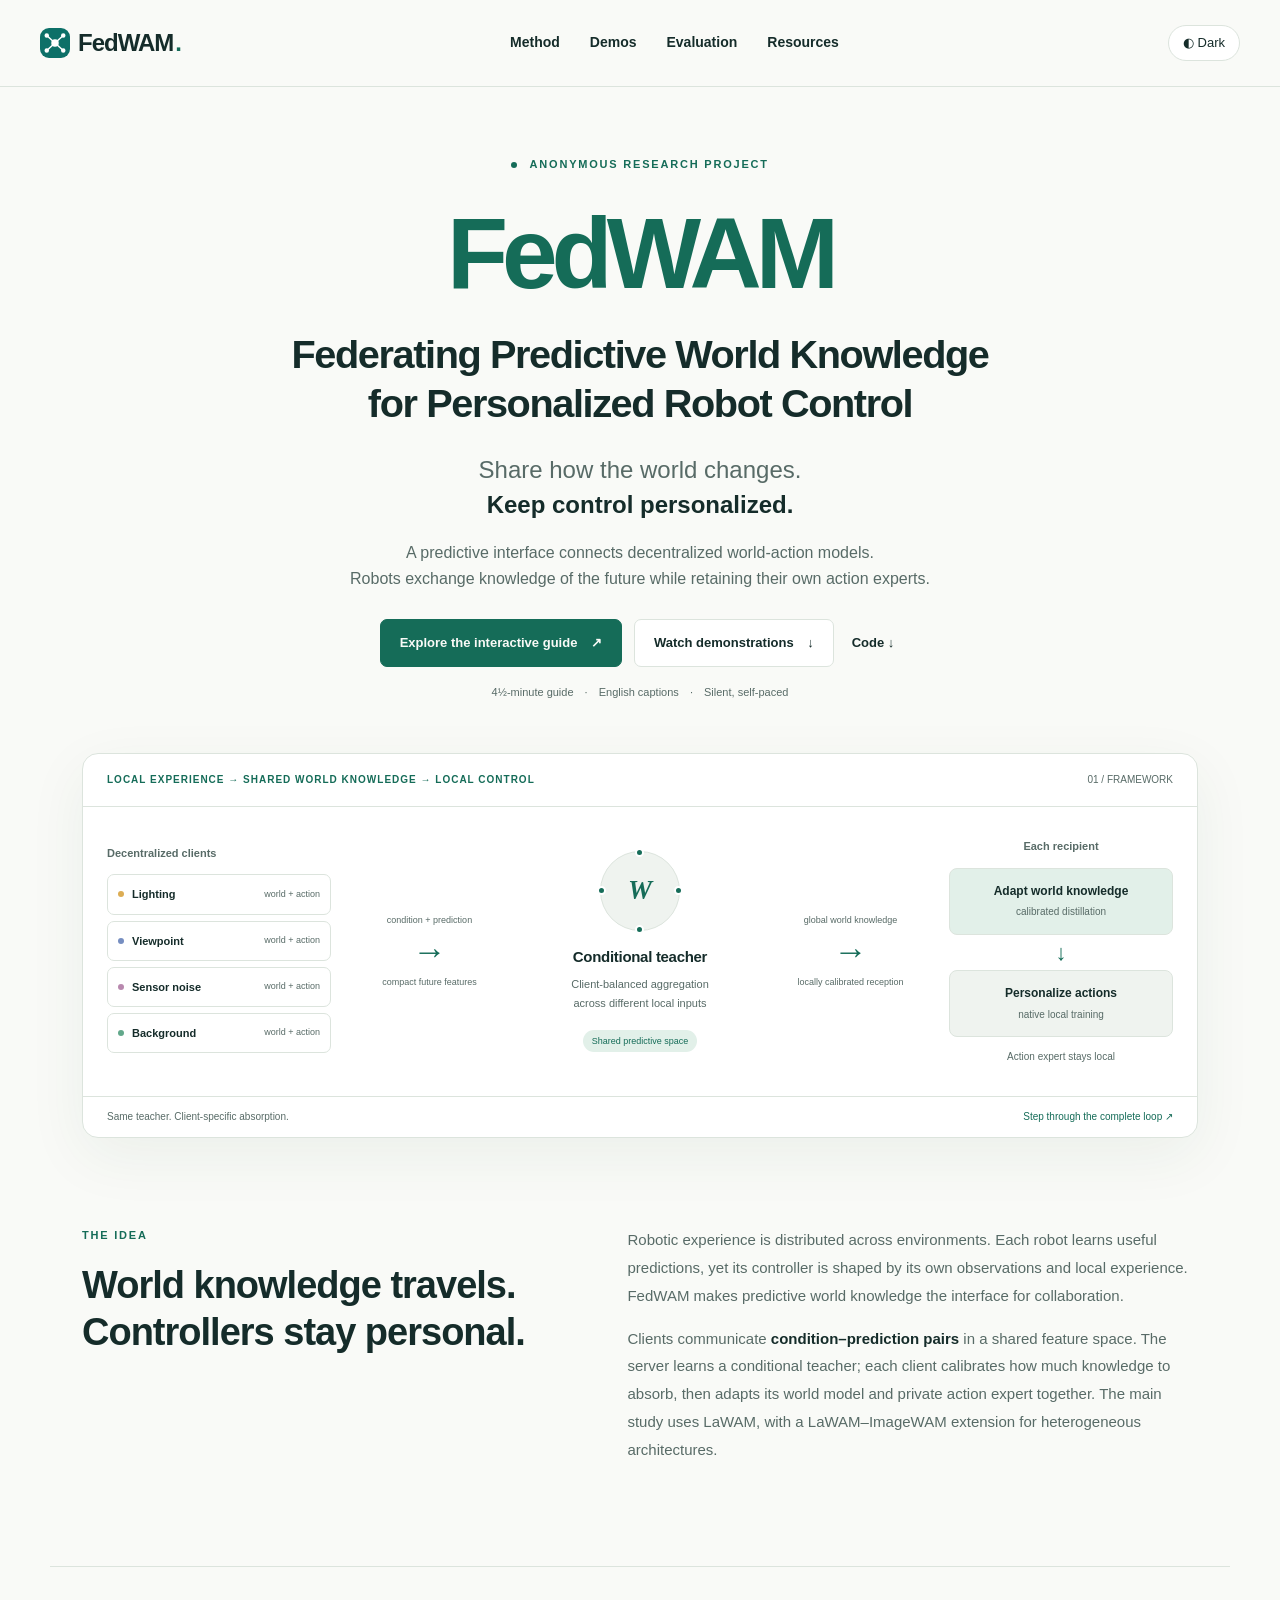
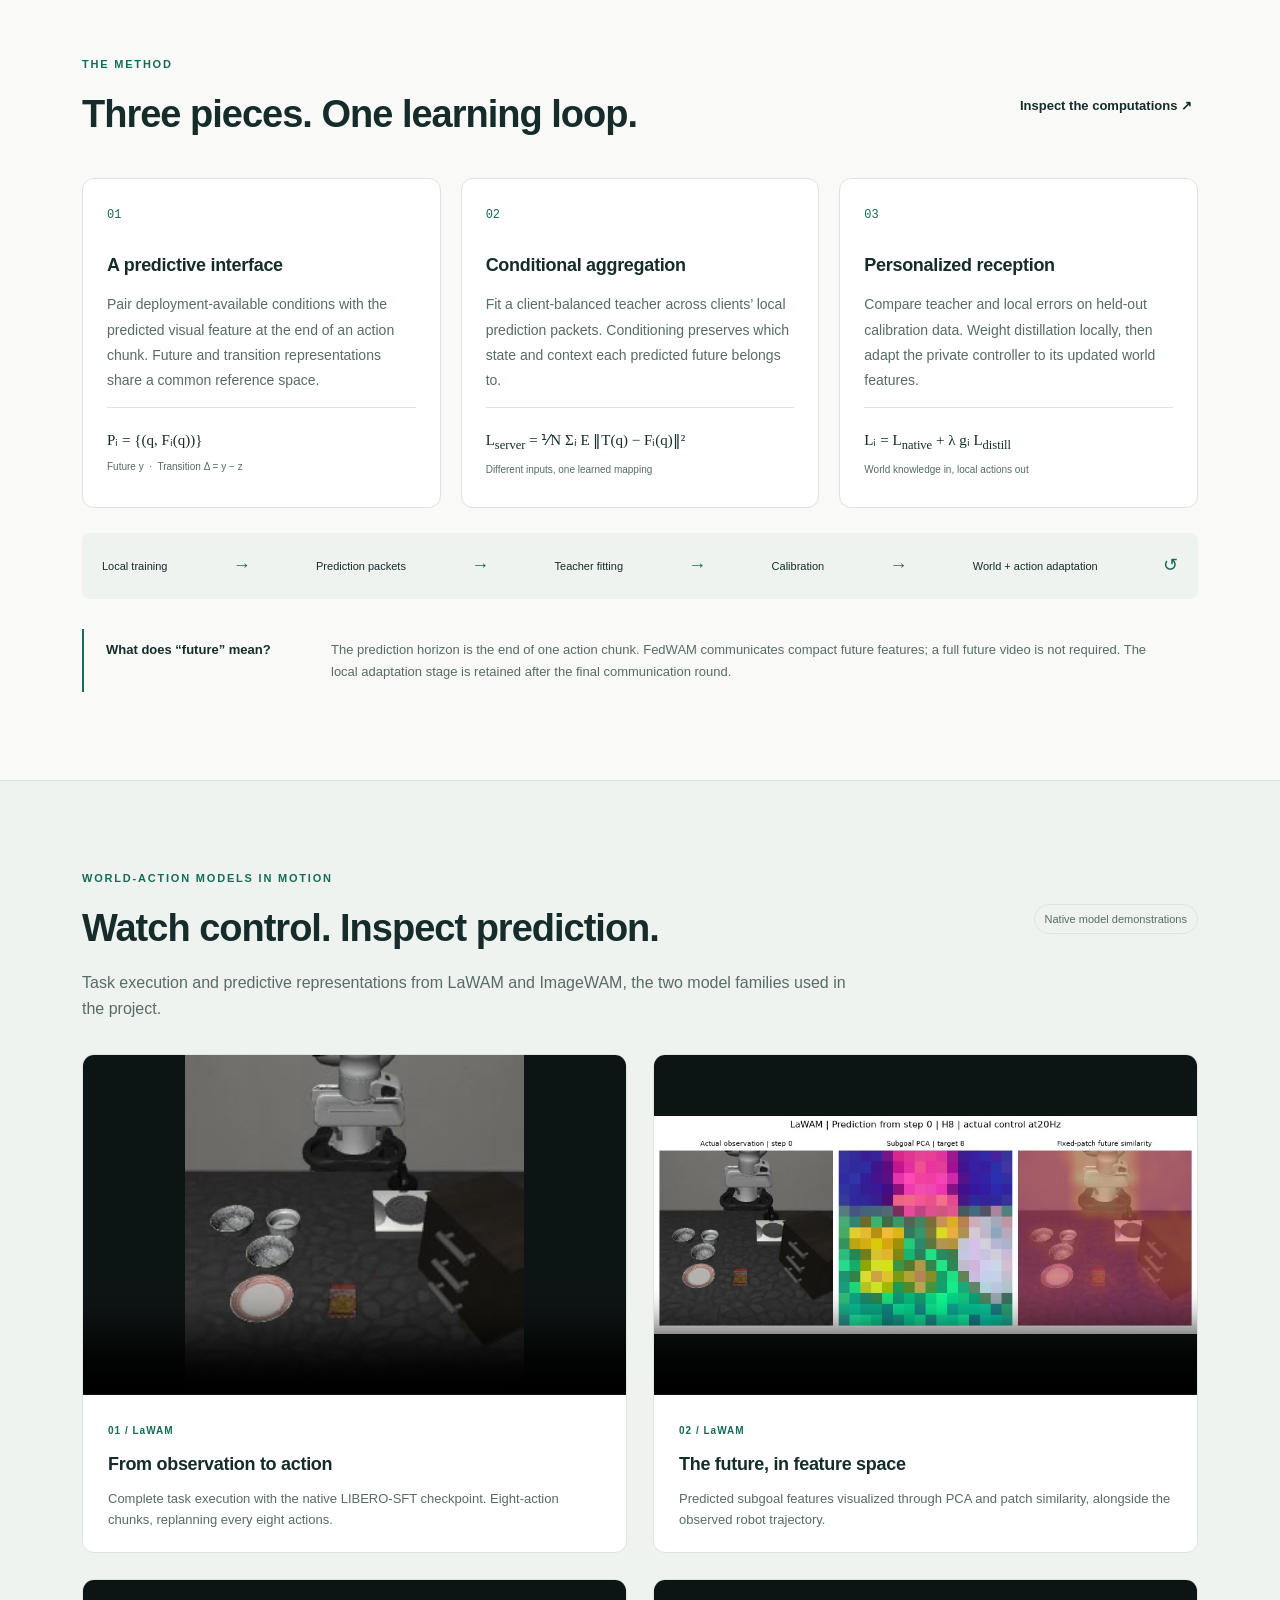
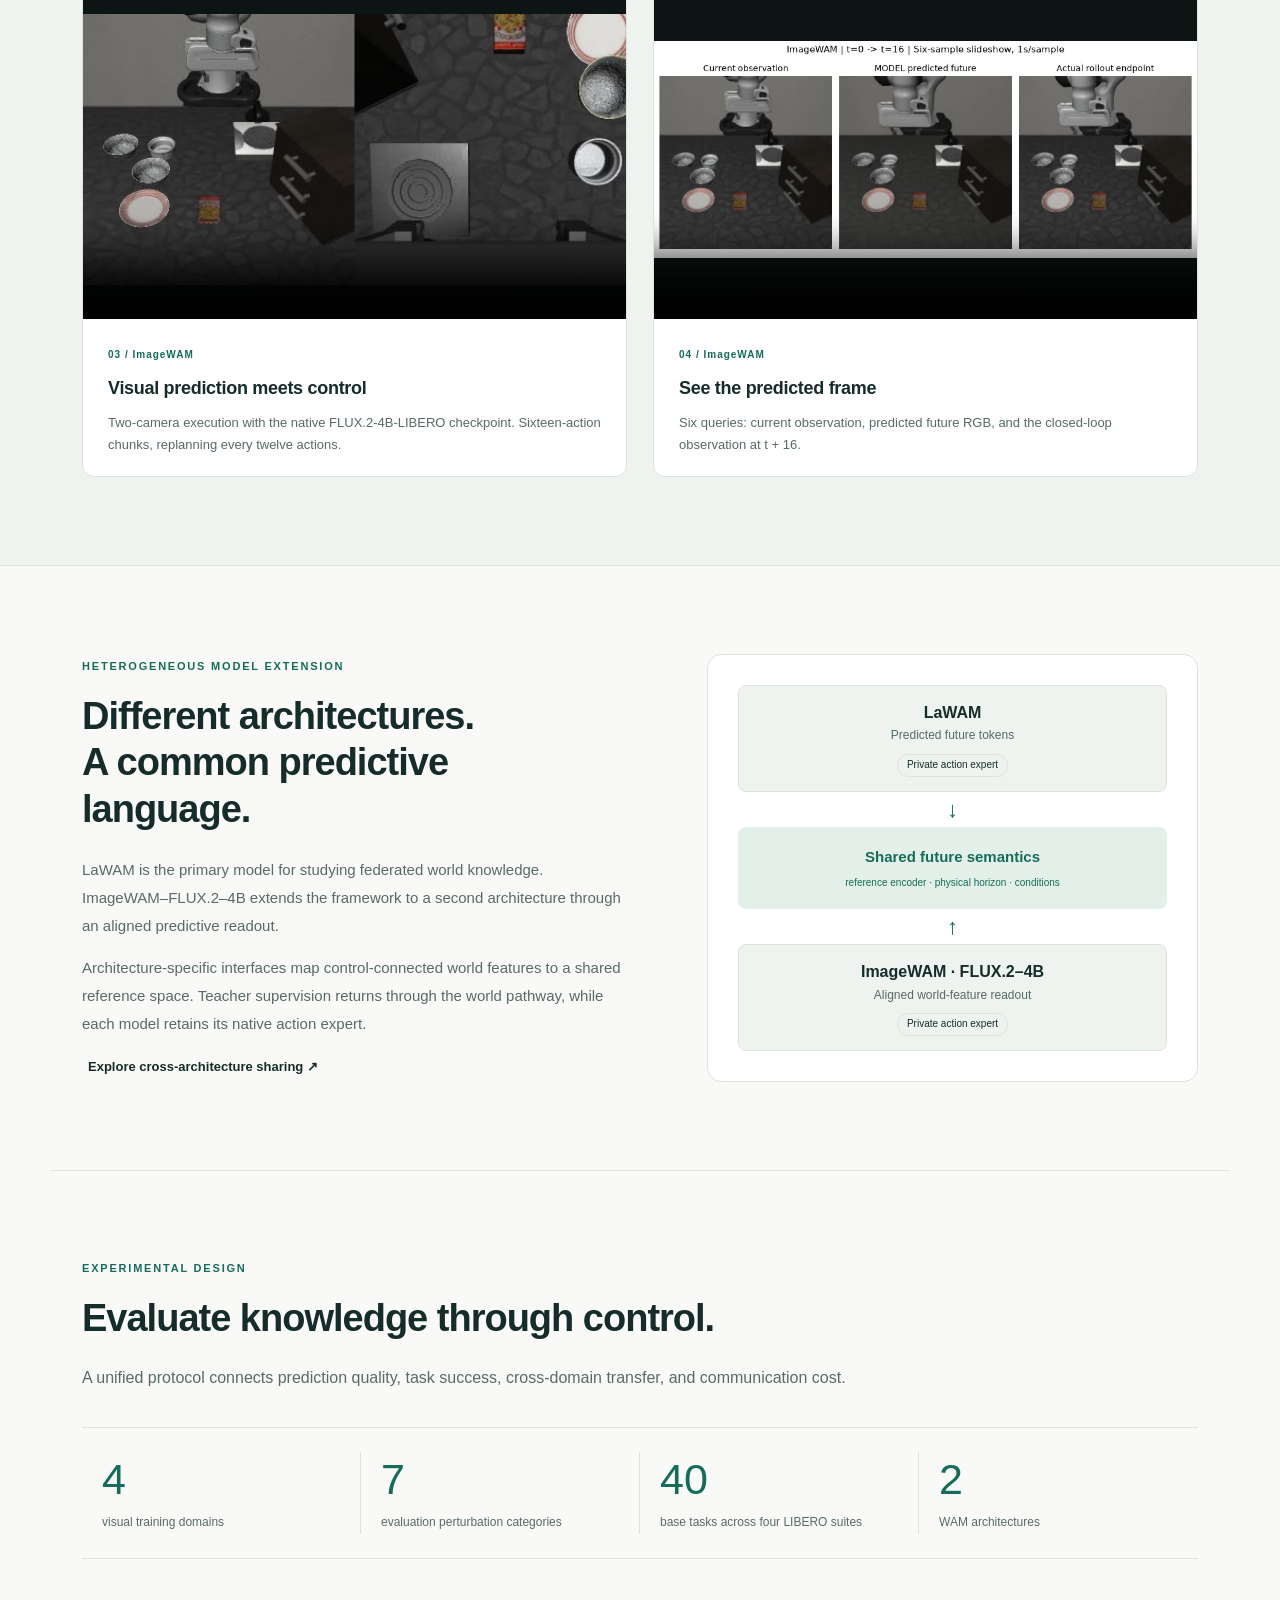
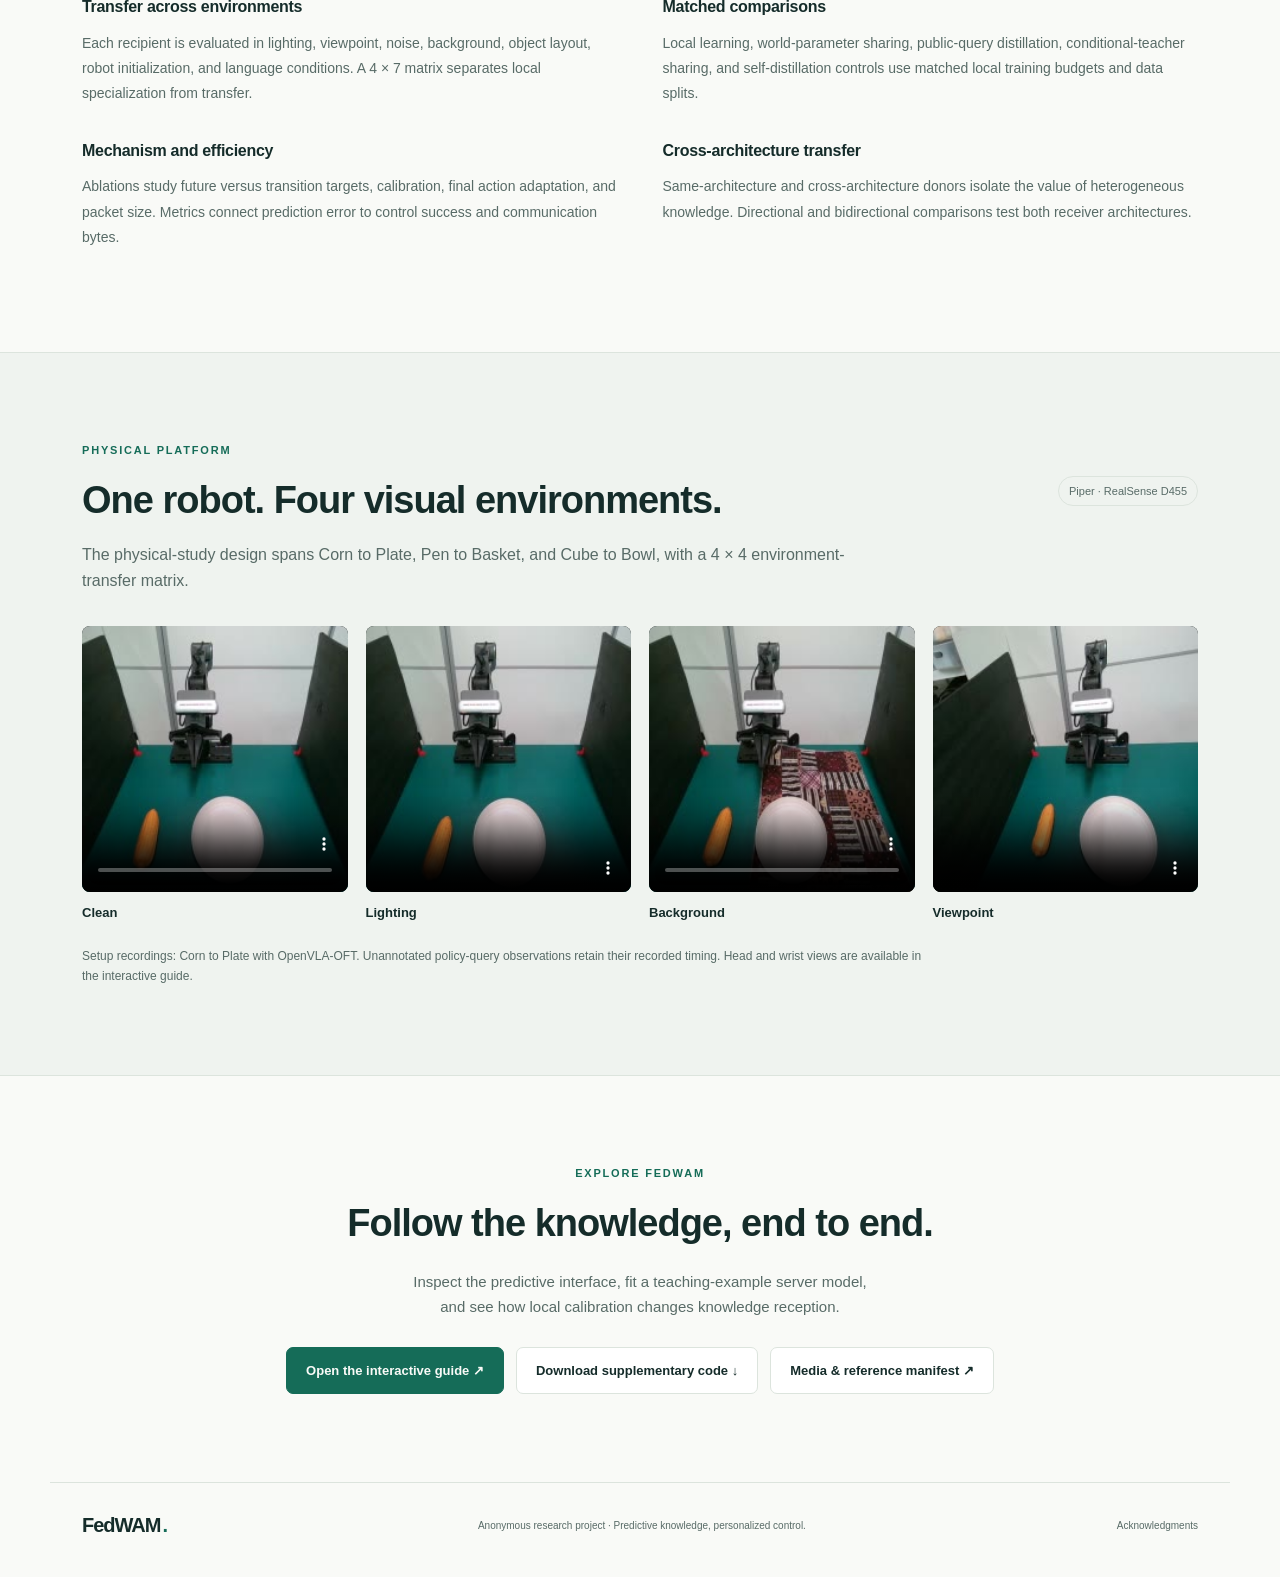
<file: index.html>
<!doctype html>
<html lang="en" data-theme="light">
<head>
<meta charset="utf-8"><meta name="viewport" content="width=device-width, initial-scale=1">
<title>FedWAM · Predictive Knowledge, Personalized Control</title>
<meta name="description" content="FedWAM: Federating Predictive World Knowledge for Personalized Robot Control. Explore the method, interactive guide, and world-action model demonstrations.">
<meta name="color-scheme" content="light dark"><meta property="og:title" content="FedWAM: Federating Predictive World Knowledge"><meta property="og:description" content="A predictive interface for decentralized world-action models and personalized robot control."><meta property="og:type" content="website">
<link rel="icon" href="explainer/assets/icon.svg" type="image/svg+xml"><link rel="stylesheet" href="site.css">
<script>try{document.documentElement.dataset.theme=localStorage.getItem('fedwam-theme')==='dark'?'dark':'light'}catch(e){}</script><script defer src="site.js"></script>
</head>
<body>
<a class="skip" href="#main">Skip to content</a>
<header class="nav"><a class="wordmark" href="./"><img src="explainer/assets/icon.svg" alt="" width="30" height="30">FedWAM<span>.</span></a><nav aria-label="Main navigation"><a href="#method">Method</a><a href="#demonstrations">Demos</a><a href="#evaluation">Evaluation</a><a href="#resources">Resources</a></nav><button id="theme" aria-label="Switch to dark theme">◐ <span>Dark</span></button></header>
<main id="main">
<section class="hero wrap">
<p class="eyebrow"><span class="status-dot"></span> ANONYMOUS RESEARCH PROJECT</p>
<h1><span>FedWAM</span><br>Federating Predictive World Knowledge<br class="wide"> for Personalized Robot Control</h1>
<p class="hero-lead">Share how the world changes.<br><strong>Keep control personalized.</strong></p>
<p class="hero-description">A predictive interface connects decentralized world-action models.<br class="wide"> Robots exchange knowledge of the future while retaining their own action experts.</p>
<div class="actions"><a class="button primary" href="explainer/">Explore the interactive guide <span>↗</span></a><a class="button" href="#demonstrations">Watch demonstrations <span>↓</span></a><a class="text-link" href="assets/downloads/FedWAM_anonymous_code.zip" download>Code ↓</a></div>
<p class="meta">4½-minute guide <span>·</span> English captions <span>·</span> Silent, self-paced</p>
<div class="overview" aria-label="FedWAM method overview">
<div class="overview-head"><span class="eyebrow">LOCAL EXPERIENCE → SHARED WORLD KNOWLEDGE → LOCAL CONTROL</span><span class="tiny">01 / FRAMEWORK</span></div>
<div class="flow">
<div class="client-stack"><div class="flow-caption">Decentralized clients</div><div class="client"><i class="light"></i><span>Lighting</span><small>world + action</small></div><div class="client"><i class="view"></i><span>Viewpoint</span><small>world + action</small></div><div class="client"><i class="noise"></i><span>Sensor noise</span><small>world + action</small></div><div class="client"><i class="background"></i><span>Background</span><small>world + action</small></div></div>
<div class="flow-arrow"><span>condition + prediction</span><b aria-hidden="true">→</b><small>compact future features</small></div>
<div class="teacher"><div class="orbit" aria-hidden="true"><i></i><i></i><i></i><i></i><strong>W</strong></div><h3>Conditional teacher</h3><p>Client-balanced aggregation<br>across different local inputs</p><span class="pill">Shared predictive space</span></div>
<div class="flow-arrow"><span>global world knowledge</span><b aria-hidden="true">→</b><small>locally calibrated reception</small></div>
<div class="recipient"><span class="flow-caption">Each recipient</span><div class="world-box">Adapt world knowledge<span>calibrated distillation</span></div><span class="vertical-arrow" aria-hidden="true">↓</span><div class="action-box">Personalize actions<span>native local training</span></div><p>Action expert stays local</p></div>
</div><div class="overview-foot"><span>Same teacher. Client-specific absorption.</span><a href="explainer/">Step through the complete loop ↗</a></div>
</div>
</section>
<section class="wrap intro section"><div><p class="eyebrow">THE IDEA</p><h2>World knowledge travels.<br>Controllers stay personal.</h2></div><div><p>Robotic experience is distributed across environments. Each robot learns useful predictions, yet its controller is shaped by its own observations and local experience. FedWAM makes predictive world knowledge the interface for collaboration.</p><p>Clients communicate <strong>condition–prediction pairs</strong> in a shared feature space. The server learns a conditional teacher; each client calibrates how much knowledge to absorb, then adapts its world model and private action expert together. The main study uses LaWAM, with a LaWAM–ImageWAM extension for heterogeneous architectures.</p></div></section>
<section id="method" class="wrap section"><div class="section-title"><div><p class="eyebrow">THE METHOD</p><h2>Three pieces. One learning loop.</h2></div><a class="text-link" href="explainer/">Inspect the computations ↗</a></div>
<div class="cards"><article><span class="number">01</span><h3>A predictive interface</h3><p>Pair deployment-available conditions with the predicted visual feature at the end of an action chunk. Future and transition representations share a common reference space.</p><div class="equation">Pᵢ = {(q, Fᵢ(q))}<br><small>Future y &nbsp;·&nbsp; Transition Δ = y − z</small></div></article><article><span class="number">02</span><h3>Conditional aggregation</h3><p>Fit a client-balanced teacher across clients’ local prediction packets. Conditioning preserves which state and context each predicted future belongs to.</p><div class="equation">L<sub>server</sub> = ⅟N Σᵢ E ‖T(q) − Fᵢ(q)‖²<br><small>Different inputs, one learned mapping</small></div></article><article><span class="number">03</span><h3>Personalized reception</h3><p>Compare teacher and local errors on held-out calibration data. Weight distillation locally, then adapt the private controller to its updated world features.</p><div class="equation">Lᵢ = L<sub>native</sub> + λ gᵢ L<sub>distill</sub><br><small>World knowledge in, local actions out</small></div></article></div>
<div class="cycle"><span>Local training</span><b>→</b><span>Prediction packets</span><b>→</b><span>Teacher fitting</span><b>→</b><span>Calibration</span><b>→</b><span>World + action adaptation</span><b>↺</b></div>
<div class="note"><strong>What does “future” mean?</strong><p>The prediction horizon is the end of one action chunk. FedWAM communicates compact future features; a full future video is not required. The local adaptation stage is retained after the final communication round.</p></div></section>
<section id="demonstrations" class="media-section"><div class="wrap section"><div class="section-title"><div><p class="eyebrow">WORLD-ACTION MODELS IN MOTION</p><h2>Watch control. Inspect prediction.</h2></div><span class="tag">Native model demonstrations</span></div><p class="section-lead">Task execution and predictive representations from LaWAM and ImageWAM, the two model families used in the project.</p>
<div class="media-grid">
<figure><video controls muted playsinline preload="none" poster="explainer/assets/poster-0.jpg" src="explainer/assets/01_lawam_native_rollout.mp4" aria-label="LaWAM native task execution"></video><figcaption><span>01 / LaWAM</span><h3>From observation to action</h3><p>Complete task execution with the native LIBERO-SFT checkpoint. Eight-action chunks, replanning every eight actions.</p></figcaption></figure>
<figure><video controls muted playsinline preload="none" poster="explainer/assets/poster-1.jpg" src="explainer/assets/02_lawam_latent_overlay.mp4" aria-label="LaWAM predicted latent visualization"></video><figcaption><span>02 / LaWAM</span><h3>The future, in feature space</h3><p>Predicted subgoal features visualized through PCA and patch similarity, alongside the observed robot trajectory.</p></figcaption></figure>
<figure><video controls muted playsinline preload="none" poster="explainer/assets/poster-2.jpg" src="explainer/assets/03_imagewam_native_rollout.mp4" aria-label="ImageWAM native task execution"></video><figcaption><span>03 / ImageWAM</span><h3>Visual prediction meets control</h3><p>Two-camera execution with the native FLUX.2-4B-LIBERO checkpoint. Sixteen-action chunks, replanning every twelve actions.</p></figcaption></figure>
<figure><video controls muted playsinline preload="none" poster="explainer/assets/poster-3.jpg" src="explainer/assets/04_imagewam_future_predictions.mp4" aria-label="ImageWAM future image predictions"></video><figcaption><span>04 / ImageWAM</span><h3>See the predicted frame</h3><p>Six queries: current observation, predicted future RGB, and the closed-loop observation at t + 16.</p></figcaption></figure>
</div></div></section>
<section class="wrap section hetero"><div><p class="eyebrow">HETEROGENEOUS MODEL EXTENSION</p><h2>Different architectures.<br>A common predictive language.</h2><p>LaWAM is the primary model for studying federated world knowledge. ImageWAM–FLUX.2–4B extends the framework to a second architecture through an aligned predictive readout.</p><p>Architecture-specific interfaces map control-connected world features to a shared reference space. Teacher supervision returns through the world pathway, while each model retains its native action expert.</p><a href="explainer/" class="text-link">Explore cross-architecture sharing ↗</a></div><div class="hetero-diagram"><div class="arch"><strong>LaWAM</strong><span>Predicted future tokens</span><small>Private action expert</small></div><span class="vertical-arrow">↓</span><div class="shared-space">Shared future semantics<small>reference encoder · physical horizon · conditions</small></div><span class="vertical-arrow">↑</span><div class="arch"><strong>ImageWAM · FLUX.2–4B</strong><span>Aligned world-feature readout</span><small>Private action expert</small></div></div></section>
<section id="evaluation" class="wrap section"><p class="eyebrow">EXPERIMENTAL DESIGN</p><h2>Evaluate knowledge through control.</h2><p class="section-lead">A unified protocol connects prediction quality, task success, cross-domain transfer, and communication cost.</p><div class="stats"><div><strong>4</strong><span>visual training domains</span></div><div><strong>7</strong><span>evaluation perturbation categories</span></div><div><strong>40</strong><span>base tasks across four LIBERO suites</span></div><div><strong>2</strong><span>WAM architectures</span></div></div>
<div class="evaluation-grid"><article><h3>Transfer across environments</h3><p>Each recipient is evaluated in lighting, viewpoint, noise, background, object layout, robot initialization, and language conditions. A 4 × 7 matrix separates local specialization from transfer.</p></article><article><h3>Matched comparisons</h3><p>Local learning, world-parameter sharing, public-query distillation, conditional-teacher sharing, and self-distillation controls use matched local training budgets and data splits.</p></article><article><h3>Mechanism and efficiency</h3><p>Ablations study future versus transition targets, calibration, final action adaptation, and packet size. Metrics connect prediction error to control success and communication bytes.</p></article><article><h3>Cross-architecture transfer</h3><p>Same-architecture and cross-architecture donors isolate the value of heterogeneous knowledge. Directional and bidirectional comparisons test both receiver architectures.</p></article></div>
</section>
<section class="media-section"><div class="wrap section"><div class="section-title"><div><p class="eyebrow">PHYSICAL PLATFORM</p><h2>One robot. Four visual environments.</h2></div><span class="tag">Piper · RealSense D455</span></div><p class="section-lead">The physical-study design spans Corn to Plate, Pen to Basket, and Cube to Bowl, with a 4 × 4 environment-transfer matrix.</p><div class="physical-grid">
<figure><video controls muted playsinline preload="none" poster="explainer/assets/physical/clean_head.jpg" src="explainer/assets/physical/clean_head.mp4" aria-label="Piper clean setup recording"></video><figcaption>Clean</figcaption></figure>
<figure><video controls muted playsinline preload="none" poster="explainer/assets/physical/lighting_head.jpg" src="explainer/assets/physical/lighting_head.mp4" aria-label="Piper lighting setup recording"></video><figcaption>Lighting</figcaption></figure>
<figure><video controls muted playsinline preload="none" poster="explainer/assets/physical/background_head.jpg" src="explainer/assets/physical/background_head.mp4" aria-label="Piper background setup recording"></video><figcaption>Background</figcaption></figure>
<figure><video controls muted playsinline preload="none" poster="explainer/assets/physical/viewpoint_head.jpg" src="explainer/assets/physical/viewpoint_head.mp4" aria-label="Piper viewpoint setup recording"></video><figcaption>Viewpoint</figcaption></figure>
</div><p class="media-caption">Setup recordings: Corn to Plate with OpenVLA-OFT. Unannotated policy-query observations retain their recorded timing. Head and wrist views are available in the interactive guide.</p></div></section>
<section id="resources" class="wrap section resources"><p class="eyebrow">EXPLORE FEDWAM</p><h2>Follow the knowledge, end to end.</h2><p>Inspect the predictive interface, fit a teaching-example server model,<br class="wide"> and see how local calibration changes knowledge reception.</p><div class="actions"><a class="button primary" href="explainer/">Open the interactive guide ↗</a><a class="button" href="assets/downloads/FedWAM_anonymous_code.zip" download>Download supplementary code ↓</a><a class="button" href="explainer/assets/evidence.json">Media & reference manifest ↗</a></div></section>
</main><footer class="wrap footer"><a class="wordmark" href="./">FedWAM<span>.</span></a><p>Anonymous research project · Predictive knowledge, personalized control.</p><a href="ACKNOWLEDGMENTS.md">Acknowledgments</a></footer>
</body></html>
</file>
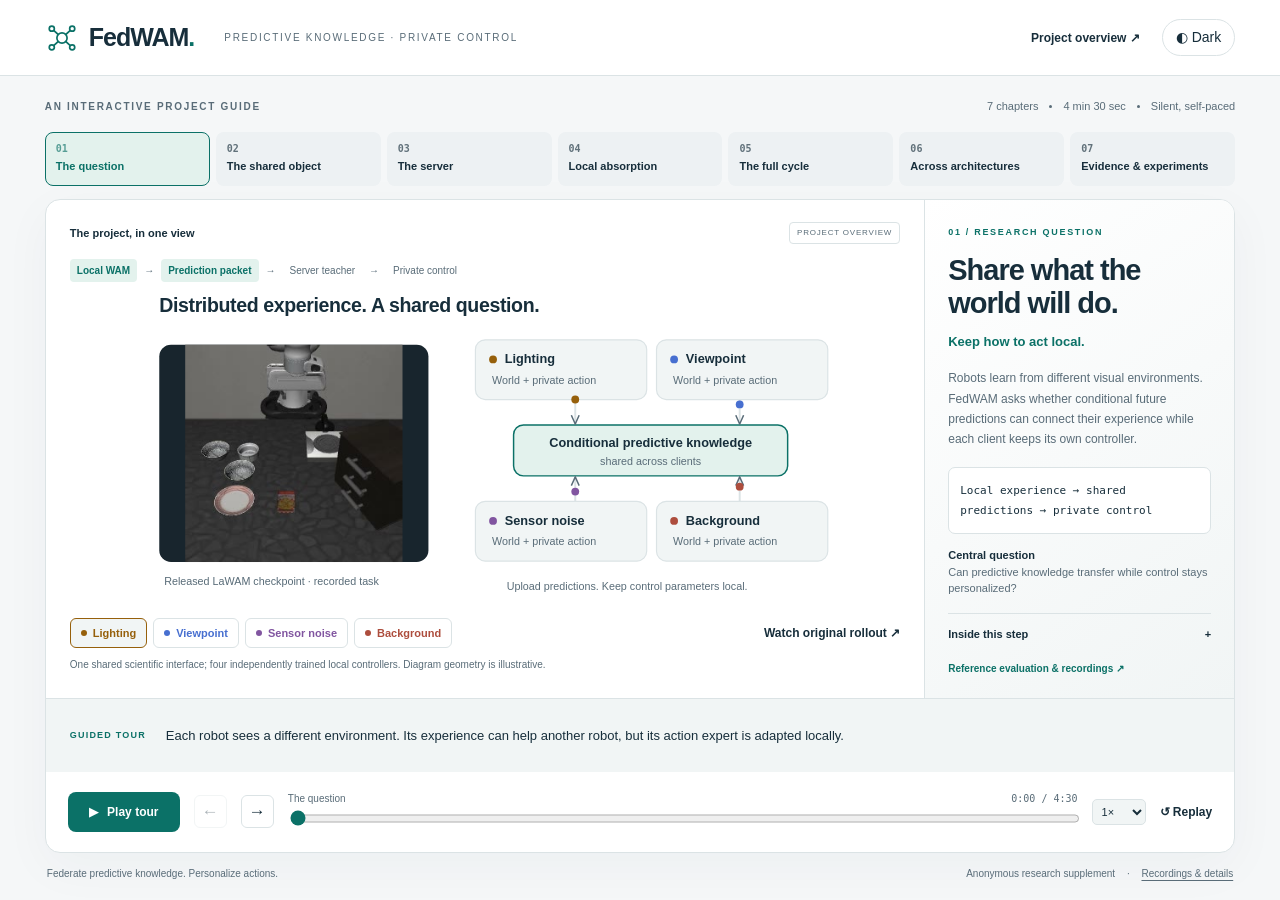
<file: explainer/index.html>
<!doctype html>
<html lang="en" data-theme="light">
<head>
<meta charset="utf-8"><meta name="viewport" content="width=device-width,initial-scale=1">
<meta name="description" content="An interactive explanation of FedWAM: federating conditional predictive world knowledge for personalized robot control.">
<meta name="color-scheme" content="light dark"><title>Inside FedWAM · An interactive project guide</title>
<link rel="icon" href="assets/icon.svg" type="image/svg+xml"><link rel="stylesheet" href="style.css">
<script>try{document.documentElement.dataset.theme=localStorage.getItem('fedwam-theme')==='dark'?'dark':'light'}catch(e){}</script>
<script defer src="model.js"></script><script defer src="data.js"></script><script defer src="scenes.js"></script><script defer src="app.js"></script>
</head>
<body>
<a class="skip" href="#stage">Skip to interactive explanation</a>
<header class="topbar"><a class="brand" href="../" aria-label="FedWAM home"><svg viewBox="0 0 40 40" aria-hidden="true"><path d="M8 9L20 20 32 9M8 31L20 20 32 31"/><circle cx="20" cy="20" r="6"/><circle cx="8" cy="9" r="3"/><circle cx="32" cy="9" r="3"/><circle cx="8" cy="31" r="3"/><circle cx="32" cy="31" r="3"/></svg><strong>FedWAM<span class="brand-dot">.</span></strong></a><div class="top-subtitle">PREDICTIVE KNOWLEDGE · PRIVATE CONTROL</div><div class="top-actions"><button class="text-button" id="project-details">Project overview ↗</button><button id="theme" class="theme-button" aria-label="Switch to dark theme">◐ <span>Dark</span></button></div></header>
<main class="shell">
<div class="intro-line"><span class="eyebrow">AN INTERACTIVE PROJECT GUIDE</span><span class="tour-meta">7 chapters <i></i> 4 min 30 sec <i></i> Silent, self-paced</span></div>
<nav id="chapters" class="chapters" aria-label="Project chapters"></nav>
<section class="workbench" aria-label="FedWAM interactive explanation">
<div class="workspace">
<div class="stage-area">
 <div class="stage-top"><span id="stage-context"></span><span id="badge" class="badge"></span></div>
 <nav class="architecture" aria-label="Method locator"><button data-locate="1">Local WAM</button><span>→</span><button data-locate="1">Prediction packet</button><span>→</span><button data-locate="2">Server teacher</button><span>→</span><button data-locate="3">Private control</button></nav>
 <div id="stage" class="stage" tabindex="-1"></div>
 <div id="scene-controls" class="scene-controls" aria-label="Explore this chapter"></div>
 <p id="scene-note" class="scene-note"></p>
</div>
<aside class="inspector">
 <p id="kicker" class="eyebrow"></p><h1 id="heading"></h1><p id="subheading" class="subheading"></p><p id="description" class="description"></p>
 <div id="formula" class="formula"></div><div id="inspector-live" class="inspector-live" aria-live="polite"></div>
 <details id="technical"><summary>Inside this step <span>+</span></summary><p id="technical-copy"></p></details>
 <button class="text-button evidence-button" id="evidence-open">Reference evaluation & recordings ↗</button>
</aside>
</div>
<div class="caption"><span class="caption-tag">GUIDED TOUR</span><p id="caption"></p></div>
<div class="playback"><button id="play" class="primary" aria-label="Play guided tour">▶ <span>Play tour</span></button><button id="prev" class="icon-button" aria-label="Previous chapter">←</button><button id="next" class="icon-button" aria-label="Next chapter">→</button><div class="timeline"><label for="seek"><span id="timeline-label">The question</span><output id="time">0:00 / 4:30</output></label><input id="seek" type="range" min="0" max="270" step="0.1" value="0" aria-label="Tour time"></div><label class="speed"><span class="sr-only">Playback speed</span><select id="speed"><option value="0.5">0.5×</option><option value="1" selected>1×</option><option value="1.5">1.5×</option><option value="2">2×</option></select></label><button class="text-button" id="reset">↺ Replay</button></div>
</section>
<footer><span>Federate predictive knowledge. Personalize actions.</span><span>Anonymous research supplement <b>·</b> <button id="scope">Recordings & details</button></span></footer>
</main>
<dialog id="dialog" aria-labelledby="dialog-title"><div class="dialog-head"><div><p class="eyebrow" id="dialog-kicker">PROJECT GUIDE</p><h2 id="dialog-title">Sources & recordings</h2></div><button id="close-dialog" class="icon-button" aria-label="Close dialog">✕</button></div><div id="dialog-content"></div></dialog>
<noscript>This interactive guide requires JavaScript. All video recordings are available in the assets directory and no internet access is required.</noscript>
</body></html>
</file>
<file: site.css>
:root{--bg:#f9faf7;--surface:#fff;--wash:#eff3ef;--text:#152c2a;--muted:#586b67;--line:#dce4dd;--accent:#156c58;--soft:#e2f0e9;--purple:#75609c;--shadow:0 18px 60px #254a3610;color-scheme:light}html[data-theme=dark]{--bg:#111c1b;--surface:#182725;--wash:#152320;--text:#e8f0e9;--muted:#acbdb5;--line:#334640;--accent:#88d7b4;--soft:#233f34;--shadow:0 18px 60px #0002;color-scheme:dark}*{box-sizing:border-box}html{scroll-behavior:smooth;scroll-padding-top:85px}body{margin:0;background:var(--bg);color:var(--text);font-family:Inter,ui-sans-serif,-apple-system,BlinkMacSystemFont,"Segoe UI",sans-serif;line-height:1.65;-webkit-font-smoothing:antialiased}a{color:inherit;text-decoration:none}button{font:inherit;cursor:pointer;color:var(--text)}a:focus-visible,button:focus-visible,video:focus-visible{outline:3px solid var(--accent);outline-offset:5px}.skip{position:absolute;top:-80px;left:10px;z-index:10;background:var(--surface);padding:12px}.skip:focus{top:8px}.wrap{max-width:1180px;margin:auto;padding-left:32px;padding-right:32px}.nav{display:flex;align-items:center;justify-content:space-between;gap:28px;max-width:1280px;margin:auto;padding:23px 40px;border-bottom:1px solid var(--line)}.wordmark{display:flex;align-items:center;font-size:24px;font-weight:800;letter-spacing:-1px;gap:8px}.wordmark span{color:var(--accent);margin-left:-6px}.nav nav{display:flex;gap:30px;font-size:14px;font-weight:550}.nav nav a:hover,.text-link:hover,.footer a:hover{color:var(--accent)}#theme{background:var(--surface);border:1px solid var(--line);border-radius:24px;padding:6px 14px;font-size:13px}.hero{padding-top:68px;text-align:center}.eyebrow{font-size:11px;font-weight:750;letter-spacing:1.8px;color:var(--accent);margin:0 0 18px}.status-dot{display:inline-block;width:6px;height:6px;border-radius:50%;background:var(--accent);vertical-align:middle;margin-right:8px}h1,h2,h3,p{margin-top:0}h1{font-size:clamp(25px,3.1vw,42px);font-weight:650;letter-spacing:-1.4px;line-height:1.25;margin:0 auto 24px;max-width:1050px}h1>span{display:inline-block;font-size:clamp(66px,8vw,100px);font-weight:800;letter-spacing:-6px;margin-bottom:14px;color:var(--accent)}.hero-lead{font-size:24px;line-height:1.45;margin-bottom:17px;color:var(--muted)}.hero-lead strong{font-weight:550;color:var(--text)}.hero-description{font-size:16px;color:var(--muted);margin-bottom:27px}.actions{display:flex;align-items:center;justify-content:center;gap:12px;flex-wrap:wrap}.button{border:1px solid var(--line);background:var(--surface);padding:12px 19px;border-radius:7px;font-weight:600;font-size:13px;transition:transform .2s,border-color .2s}.button:hover{transform:translateY(-2px);border-color:var(--accent)}.button span{margin-left:10px}.primary{background:var(--accent);color:var(--bg);border-color:var(--accent)}.text-link{font-size:13px;font-weight:650;padding:6px}.meta{margin:16px 0 0;font-size:11px;color:var(--muted)}.meta span{padding:0 8px}.overview{margin-top:52px;text-align:left;border:1px solid var(--line);border-radius:16px;background:var(--surface);box-shadow:var(--shadow);overflow:hidden}.overview-head{display:flex;align-items:center;justify-content:space-between;padding:18px 24px;border-bottom:1px solid var(--line);gap:15px}.overview-head .eyebrow{margin:0;letter-spacing:1px;font-size:10px}.tiny{font-size:10px;color:var(--muted);white-space:nowrap}.flow{padding:30px 24px;display:grid;grid-template-columns:1.1fr .85fr 1.1fr .85fr 1.1fr;align-items:center;gap:12px}.flow-caption{font-size:11px;font-weight:650;color:var(--muted);display:block;margin-bottom:12px}.client{display:flex;align-items:center;gap:8px;border:1px solid var(--line);border-radius:7px;padding:10px;margin:6px 0;font-size:11px;font-weight:600;flex-wrap:wrap}.client small{margin-left:auto;font-size:9px;color:var(--muted);font-weight:400}.client i{width:6px;height:6px;border-radius:50%;background:#dcad54}.client i.view{background:#768ec1}.client i.noise{background:#b888ae}.client i.background{background:#62a88b}.flow-arrow{text-align:center}.flow-arrow span,.flow-arrow small{display:block;font-size:9px;color:var(--muted)}.flow-arrow b{font-size:34px;color:var(--accent);font-weight:300;line-height:1.4}.teacher{text-align:center}.teacher h3{font-size:15px;margin:14px 0 5px}.teacher p{font-size:11px;color:var(--muted);line-height:1.8;margin-bottom:12px}.orbit{position:relative;width:80px;height:80px;border-radius:50%;border:1px solid var(--line);margin:auto;display:grid;place-items:center;background:var(--wash)}.orbit strong{font-size:27px;font-family:Georgia,serif;font-style:italic;color:var(--accent)}.orbit i{position:absolute;width:9px;height:9px;background:var(--accent);border:2px solid var(--surface);border-radius:50%}.orbit i:nth-child(1){top:-4px}.orbit i:nth-child(2){right:-4px}.orbit i:nth-child(3){bottom:-4px}.orbit i:nth-child(4){left:-4px}.pill{font-size:9px;border-radius:20px;padding:6px 9px;background:var(--soft);color:var(--accent)}.recipient{text-align:center}.world-box,.action-box{padding:13px 8px;border-radius:8px;font-size:12px;font-weight:650;background:var(--soft);border:1px solid var(--line)}.action-box{background:var(--wash)}.world-box span,.action-box span{display:block;font-weight:400;color:var(--muted);font-size:10px;margin-top:3px}.vertical-arrow{display:block;color:var(--accent);font-size:22px;line-height:1.6}.recipient p{font-size:10px;color:var(--muted);margin:12px 0 0}.overview-foot{padding:12px 24px;border-top:1px solid var(--line);display:flex;justify-content:space-between;gap:12px;font-size:10px;color:var(--muted)}.overview-foot a{color:var(--accent)}.section{padding-top:88px;padding-bottom:88px}h2{font-size:clamp(26px,3vw,38px);line-height:1.22;letter-spacing:-1px;font-weight:600;margin-bottom:24px}h3{font-size:18px;font-weight:650;letter-spacing:-.3px}.intro{display:grid;grid-template-columns:1fr 1.2fr;gap:70px;border-bottom:1px solid var(--line)}.intro p:not(.eyebrow),.hetero p:not(.eyebrow){font-size:15px;color:var(--muted);line-height:1.85}.intro strong{font-weight:600;color:var(--text)}.section-title{display:flex;justify-content:space-between;align-items:center;gap:24px}.section-title h2{margin-bottom:18px}.section-lead{font-size:16px;color:var(--muted);max-width:780px;margin-bottom:32px}.cards{display:grid;grid-template-columns:repeat(3,1fr);gap:20px;margin-top:22px}.cards article{padding:27px 24px;border:1px solid var(--line);background:var(--surface);border-radius:12px}.number{display:block;color:var(--accent);font-size:12px;font-family:monospace;margin-bottom:25px}.cards h3{margin-bottom:12px}.cards p,.evaluation-grid p{color:var(--muted);font-size:14px;line-height:1.8}.equation{padding-top:20px;border-top:1px solid var(--line);font-family:Georgia,serif;font-size:15px}.equation small{font-family:ui-sans-serif,sans-serif;font-size:10px;color:var(--muted)}.cycle{display:flex;justify-content:space-between;align-items:center;gap:12px;margin:25px 0;padding:18px 20px;border-radius:8px;background:var(--wash);font-size:11px}.cycle b{font-size:18px;font-weight:400;color:var(--accent)}.note{display:flex;gap:25px;border-left:2px solid var(--accent);padding:10px 22px;margin-top:30px;font-size:13px}.note strong{min-width:200px;font-size:13px;font-weight:600}.note p{margin:0;color:var(--muted)}.media-section{background:var(--wash);border-top:1px solid var(--line);border-bottom:1px solid var(--line)}.tag{font-size:11px;border:1px solid var(--line);padding:5px 10px;border-radius:20px;white-space:nowrap;color:var(--muted)}.media-grid{display:grid;grid-template-columns:1fr 1fr;gap:26px}figure{margin:0}.media-grid figure{background:var(--surface);border:1px solid var(--line);border-radius:12px;overflow:hidden}.media-grid video{width:100%;aspect-ratio:16/10;object-fit:contain;display:block;background:#0d1514}.media-grid figcaption{padding:21px 25px}.media-grid figcaption span{color:var(--accent);font-size:10px;letter-spacing:1px;font-weight:650}.media-grid h3{margin:8px 0}.media-grid figcaption p{font-size:13px;color:var(--muted);margin-bottom:0}.hetero{display:grid;grid-template-columns:1.1fr 1fr;gap:85px;border-bottom:1px solid var(--line);align-items:center}.hetero-diagram{border:1px solid var(--line);padding:30px;border-radius:14px;background:var(--surface);text-align:center}.arch{padding:14px;background:var(--wash);border:1px solid var(--line);border-radius:8px}.arch strong{display:block;font-size:16px}.arch span{display:block;font-size:12px;color:var(--muted)}.arch small{display:inline-block;margin-top:8px;font-size:10px;border:1px solid var(--line);padding:2px 9px;border-radius:15px}.shared-space{background:var(--soft);color:var(--accent);padding:18px 12px;border-radius:8px;font-weight:650;font-size:15px}.shared-space small{display:block;font-weight:400;font-size:10px;margin-top:5px}.stats{display:grid;grid-template-columns:repeat(4,1fr);border-top:1px solid var(--line);border-bottom:1px solid var(--line);padding:24px 0;margin:35px 0}.stats div{padding:0 20px;border-right:1px solid var(--line)}.stats div:last-child{border:0}.stats strong{display:block;font-size:43px;line-height:1.3;font-weight:500;color:var(--accent)}.stats span{font-size:12px;color:var(--muted)}.evaluation-grid{display:grid;grid-template-columns:1fr 1fr;gap:18px 45px}.evaluation-grid h3{font-size:16px;margin-bottom:10px}.physical-grid{display:grid;grid-template-columns:repeat(4,1fr);gap:18px}.physical-grid video{display:block;width:100%;aspect-ratio:1;border-radius:8px;background:#0d1514}.physical-grid figcaption{font-size:13px;margin-top:10px;font-weight:600}.media-caption{margin:24px 0 0;font-size:12px;color:var(--muted);max-width:850px}.resources{text-align:center}.resources p:not(.eyebrow){color:var(--muted);font-size:15px;margin-bottom:27px}.footer{border-top:1px solid var(--line);display:flex;justify-content:space-between;align-items:center;gap:20px;padding-top:26px;padding-bottom:35px}.footer p,.footer>a:last-child{font-size:10px;color:var(--muted);margin:0}.footer .wordmark{font-size:20px}@media(max-width:1000px){.flow{grid-template-columns:1fr .65fr 1fr .65fr 1fr;gap:8px;padding:24px 16px}.client small{display:none}.cards{gap:12px}.cards article{padding:22px 18px}.intro,.hetero{gap:36px}.nav nav{gap:20px}.equation{font-size:13px}.cycle{flex-wrap:wrap;justify-content:center}.physical-grid{gap:12px}}@media(max-width:700px){.wrap{padding-left:21px;padding-right:21px}.nav{padding:18px 21px;gap:12px}.nav nav{gap:12px;font-size:11px}.nav nav a:nth-child(3),.nav nav a:nth-child(4){display:none}.wordmark{font-size:21px}.wordmark img{width:23px;height:23px}#theme{font-size:11px;padding:5px 10px}.hero{padding-top:44px}h1{font-size:25px;letter-spacing:-.8px}h1>span{font-size:76px;letter-spacing:-4px}.hero-lead{font-size:21px}.hero-description{font-size:14px}.wide{display:none}.actions{gap:9px}.button{padding:11px 14px;font-size:12px}.overview{margin-top:35px}.overview-head{padding:15px}.overview-head .eyebrow{font-size:8px}.tiny{display:none}.flow{grid-template-columns:1fr;gap:15px;padding:22px}.client-stack{display:grid;grid-template-columns:1fr 1fr;gap:6px}.client-stack>.flow-caption{grid-column:1/-1;text-align:center;margin-bottom:2px}.client{margin:0;justify-content:center;padding:10px}.flow-arrow b{display:block;transform:rotate(90deg);font-size:28px}.flow-arrow small{display:none}.teacher{background:var(--wash);border-radius:10px;padding:20px}.teacher p{margin-bottom:14px}.orbit{width:55px;height:55px}.teacher h3{margin-top:12px}.recipient{max-width:250px;width:100%;margin:auto}.overview-foot{padding:13px;font-size:9px;flex-direction:column;gap:4px;text-align:center}.section{padding-top:55px;padding-bottom:55px}.intro,.hetero{grid-template-columns:1fr;gap:12px}.section-title{display:block}.section-title .tag{display:inline-block;margin-bottom:18px}.cards,.media-grid,.evaluation-grid{grid-template-columns:1fr}.cards article{padding:24px}.cards p{font-size:14px}.number{margin-bottom:13px}.equation{font-size:16px}.cycle{font-size:10px;gap:9px;padding:15px}.note{display:block;padding-left:16px}.note strong{display:block;margin-bottom:8px}.media-grid figcaption{padding:19px}.section-lead{font-size:14px}.stats{grid-template-columns:1fr 1fr;gap:25px}.stats div:nth-child(2){border:0}.stats strong{font-size:35px}.physical-grid{grid-template-columns:1fr 1fr}.footer{flex-wrap:wrap}.footer p{order:3;width:100%}.meta{font-size:10px}.eyebrow{font-size:10px}.hetero-diagram{padding:20px;margin-top:16px}}@media(prefers-reduced-motion:reduce){html{scroll-behavior:auto}*{transition:none!important}}
</file>
<file: explainer/style.css>
:root{--bg:#f5f7f8;--paper:#fff;--surface:#f1f5f5;--text:#172e3b;--muted:#596c78;--line:#dbe3e5;--accent:#0b7167;--accent-soft:#e3f2ed;--nav:#edf1f3;--c0:#96600b;--c1:#476fd0;--c2:#8155a0;--c3:#ad4d3d;--shadow:0 14px 50px #1738490a;--mono:ui-monospace,SFMono-Regular,Consolas,monospace}
[data-theme=dark]{--bg:#101b24;--paper:#182731;--surface:#1e313d;--text:#e1eced;--muted:#a4b8c0;--line:#354955;--accent:#79d4bd;--accent-soft:#203e3b;--nav:#22333e;--c0:#edbe66;--c1:#90adff;--c2:#c7a2ed;--c3:#ef9b87;--shadow:0 14px 50px #0002}
*{box-sizing:border-box}body{margin:0;background:var(--bg);color:var(--text);font-family:Inter,-apple-system,BlinkMacSystemFont,"Segoe UI",Arial,sans-serif;font-size:14px;line-height:1.5}button,input,select{font:inherit}button,a,input,select{ -webkit-tap-highlight-color:transparent}button,select{cursor:pointer}button{color:inherit;border:0;background:transparent}button:focus-visible,a:focus-visible,input:focus-visible,select:focus-visible,summary:focus-visible{outline:3px solid var(--accent);outline-offset:4px}a{color:var(--accent)}.sr-only{position:absolute;width:1px;height:1px;overflow:hidden;clip:rect(0,0,0,0)}.skip{position:fixed;left:12px;top:-70px;background:var(--paper);padding:10px;z-index:99}.skip:focus{top:10px}
.topbar{height:76px;border-bottom:1px solid var(--line);display:flex;align-items:center;padding:0 3.5vw;gap:30px;background:var(--paper)}.brand{display:flex;align-items:center;gap:10px;text-decoration:none;color:var(--text)}.brand svg{width:34px;stroke:var(--accent);stroke-width:2;fill:var(--paper)}.brand strong{font-size:25px;letter-spacing:-1px}.brand-dot{color:var(--accent)}.top-subtitle{font-size:10px;letter-spacing:1.7px;color:var(--muted)}.top-actions{display:flex;align-items:center;gap:22px;margin-left:auto}.theme-button{border:1px solid var(--line);border-radius:20px;padding:7px 13px}.text-button{font-size:12px;font-weight:600;padding:6px 0}.text-button:hover{color:var(--accent)}.shell{max-width:1530px;margin:auto;padding:22px 3.5vw 0}.intro-line{display:flex;align-items:center;justify-content:space-between;margin-bottom:17px}.eyebrow{font-size:10px;letter-spacing:1.7px;font-weight:700;color:var(--muted)}.tour-meta{display:flex;gap:11px;align-items:center;font-size:11px;color:var(--muted)}.tour-meta i{width:3px;height:3px;border-radius:50%;background:var(--muted)}.chapters{display:grid;grid-template-columns:repeat(7,1fr);margin-bottom:13px;gap:6px}.chapters button{text-align:left;padding:10px 10px 11px;border-radius:8px;border:1px solid transparent;position:relative;background:var(--nav);line-height:1.25;font-size:11px;font-weight:600;min-height:53px}.chapters button span{display:block;font-family:var(--mono);font-size:10px;opacity:.65;margin-bottom:5px}.chapters button[aria-current=step]{color:var(--accent);background:var(--accent-soft);border-color:var(--accent)}.chapters button:hover{border-color:var(--muted)}
.workbench{border:1px solid var(--line);border-radius:15px;background:var(--paper);overflow:hidden;box-shadow:var(--shadow)}.workspace{display:grid;grid-template-columns:minmax(0,1fr) 310px;min-height:470px;height:calc(100vh - 402px);max-height:680px}.stage-area{padding:20px 24px 10px;min-width:0;display:flex;flex-direction:column;overflow:hidden}.stage-top{display:flex;align-items:center;justify-content:space-between;gap:8px;min-height:26px;font-size:11px;color:var(--muted)}.stage-top>span:first-child{font-weight:600;color:var(--text)}.badge{font-size:8px;letter-spacing:.8px;border:1px solid var(--line);padding:4px 7px;border-radius:4px;white-space:nowrap}.architecture{display:flex;align-items:center;gap:7px;margin:13px 0 4px;font-size:10px;color:var(--muted)}.architecture button{padding:4px 7px;border-radius:4px}.architecture button.active{background:var(--accent-soft);color:var(--accent);font-weight:700}.stage{flex:1;min-height:260px;position:relative;display:flex;align-items:center;justify-content:center;overflow:hidden}.stage>svg{width:100%;max-height:100%;overflow:visible}.stage text{fill:var(--text);font-family:inherit;font-size:13px}.stage .svg-muted{fill:var(--muted);font-size:11px}.stage .svg-micro{fill:var(--muted);font-size:9px;letter-spacing:1px}.stage .svg-title{font-size:20px;font-weight:600;letter-spacing:-.4px}.stage .svg-mono{font-family:var(--mono);font-size:12px}.stage .svg-bold{font-weight:700}.stage .box{fill:var(--surface);stroke:var(--line);stroke-width:1.2}.stage .shared{fill:var(--accent-soft);stroke:var(--accent);stroke-width:1.5}.stage .link{stroke:var(--line);stroke-width:2;fill:none}.stage .hot-link{stroke:var(--accent);stroke-width:2;fill:none}.stage .private{stroke:var(--muted);stroke-dasharray:4 4;fill:none}.stage .accent-text{fill:var(--accent)}.stage [data-client],.stage [data-token],.stage [data-method-step]{cursor:pointer}.c0{color:var(--c0)}.c1{color:var(--c1)}.c2{color:var(--c2)}.c3{color:var(--c3)}.client-controls{display:flex;flex-wrap:wrap;gap:6px}.chip{padding:6px 10px;border:1px solid var(--line);border-radius:6px;font-size:11px;font-weight:600;display:inline-flex;gap:6px;align-items:center;background:var(--paper)}.chip::before{content:'';width:6px;height:6px;border-radius:50%;background:currentColor}.chip[aria-pressed=true]{border-color:currentColor;background:var(--surface)}.segmented{display:flex;gap:4px;flex-wrap:wrap}.segmented button{padding:6px 10px;border:1px solid var(--line);font-size:11px;border-radius:5px}.segmented button[aria-pressed=true]{background:var(--accent-soft);border-color:var(--accent);color:var(--accent)}.scene-controls{display:flex;flex-wrap:wrap;gap:9px;align-items:center;justify-content:space-between;margin-top:8px;min-height:32px}.scene-note{font-size:10px;color:var(--muted);min-height:30px;line-height:1.45;margin:9px 0 0}.inspector{border-left:1px solid var(--line);padding:26px 23px 18px;overflow-y:auto;background:linear-gradient(145deg,var(--paper),var(--surface))}.inspector .eyebrow{color:var(--accent);margin:0 0 15px;font-size:9px}.inspector h1{font-size:29px;line-height:1.13;letter-spacing:-1px;font-weight:650;margin:0 0 12px}.subheading{color:var(--accent);font-size:13px;font-weight:600;margin:0 0 17px}.description{font-size:12px;line-height:1.7;color:var(--muted);margin:0 0 17px}.formula{font-family:var(--mono);font-size:11px;line-height:1.8;padding:13px 11px;border:1px solid var(--line);border-radius:7px;overflow-wrap:anywhere;background:var(--paper)}.inspector-live{margin:13px 0;font-size:11px;color:var(--muted)}.inspector-live strong{color:var(--text)}.inspector-live .big-number{font:500 30px var(--mono);color:var(--accent);display:block;line-height:1.3}.inspector details{border-top:1px solid var(--line);margin-top:16px;padding-top:12px;font-size:11px;color:var(--muted)}summary{cursor:pointer;font-weight:600;color:var(--text);list-style:none}summary span{float:right}details p{line-height:1.7}.evidence-button{margin-top:13px;text-align:left;color:var(--accent);font-size:10px}.caption{min-height:74px;border-top:1px solid var(--line);background:var(--surface);padding:15px 24px;display:flex;gap:20px;align-items:center}.caption-tag{font-size:9px;letter-spacing:1.2px;color:var(--accent);font-weight:700;flex-shrink:0}.caption p{margin:0;max-width:950px;font-size:13px;line-height:1.65}.playback{display:flex;gap:14px;align-items:center;padding:15px 22px;height:80px}.primary{display:flex;gap:9px;align-items:center;border-radius:8px;background:var(--accent);color:var(--paper);padding:11px 16px;font-size:12px;font-weight:650;min-width:112px;justify-content:center}.icon-button{width:33px;height:33px;border-radius:6px;border:1px solid var(--line);font-size:17px;flex-shrink:0}.icon-button:disabled{opacity:.35;cursor:default}.timeline{flex:1;min-width:70px}.timeline label{display:flex;justify-content:space-between;font-size:10px;color:var(--muted);margin-bottom:2px}.timeline output{font-family:var(--mono)}input[type=range]{width:100%;accent-color:var(--accent);cursor:pointer;height:17px}select{background:var(--surface);color:var(--text);border:1px solid var(--line);padding:5px;border-radius:5px;font-size:11px}footer{display:flex;justify-content:space-between;color:var(--muted);font-size:10px;padding:13px 2px;gap:12px}footer b{padding:0 9px;font-weight:400}footer button{font-size:10px;padding:0;text-decoration:underline;text-underline-offset:3px}
.slider-control{display:grid;grid-template-columns:auto 120px auto;align-items:center;gap:8px;font-size:11px}.gate-controls{width:100%;display:grid;grid-template-columns:1fr 1fr;gap:18px}.gate-controls label{font-size:11px}.gate-controls output{float:right;font-family:var(--mono)}.matrix-wrap,.baseline-wrap,.video-grid{width:100%;padding:15px 0}.matrix{display:grid;grid-template-columns:90px repeat(7,minmax(0,1fr));gap:5px;align-items:stretch}.matrix-label{font-size:10px;text-align:center;padding:9px 0;line-height:1.3;display:flex;align-items:center;justify-content:center}.matrix-cell{border:1px solid var(--line);border-radius:4px;background:var(--surface);height:41px;font-size:14px;color:var(--muted)}.matrix-cell.own{background:var(--accent-soft);border-color:var(--accent);color:var(--accent)}.matrix-cell.selected{outline:2px solid var(--text);outline-offset:1px}.matrix-caption{font-size:11px;color:var(--muted);margin:16px 0 0}.matrix-headline{font-size:23px;letter-spacing:-.6px;margin:0 0 15px}.statline{display:flex;align-items:baseline;gap:16px;margin-bottom:18px}.statline strong{font:500 38px var(--mono);letter-spacing:-2px;color:var(--accent)}.statline span{font-size:11px;color:var(--muted)}.bar-row{display:grid;grid-template-columns:98px 1fr 100px;align-items:center;gap:12px;margin:9px 0;font-size:11px}.bar-track{height:9px;background:var(--surface);border-radius:8px;overflow:hidden}.bar-fill{height:100%;background:var(--accent);border-radius:8px}.bar-row output{text-align:right;font-family:var(--mono);font-size:10px}.video-grid{display:grid;grid-template-columns:1fr 1fr;gap:12px}.video-card{text-align:left;border:1px solid var(--line);border-radius:9px;overflow:hidden;padding:0;background:var(--surface)}.video-card img{width:100%;height:100px;object-fit:contain;background:#17232b;display:block}.video-card span{display:block;padding:8px 10px;font-size:11px;font-weight:600}.video-card small{display:block;color:var(--muted);font-size:10px;padding:0 10px 8px}.hero-frame{position:absolute;left:4%;top:20%;width:32%;height:58%;border-radius:12px;object-fit:contain;background:#18252d;border:1px solid var(--line)}
dialog{width:min(960px,94vw);max-height:90vh;overflow:auto;border:1px solid var(--line);border-radius:15px;background:var(--paper);color:var(--text);padding:24px 30px;box-shadow:0 20px 100px #0004}dialog::backdrop{background:#0b1928a8;backdrop-filter:blur(3px)}.dialog-head{display:flex;justify-content:space-between;align-items:center;border-bottom:1px solid var(--line);padding-bottom:15px;margin-bottom:20px}.dialog-head h2{font-size:25px;letter-spacing:-.7px;margin:0}.dialog-head .eyebrow{margin:0 0 8px}dialog p,dialog li{font-size:13px;color:var(--muted);line-height:1.8}dialog h3{font-size:16px;margin:22px 0 7px}dialog table{border-collapse:collapse;width:100%;font-size:12px;margin:15px 0}dialog td,dialog th{padding:10px;text-align:left;border-bottom:1px solid var(--line)}dialog th{background:var(--surface)}dialog code{font-family:var(--mono);font-size:11px;overflow-wrap:anywhere}dialog .modal-video{width:100%;max-height:58vh;background:#0b1821;border-radius:7px}dialog .video-grid .video-card img{height:155px}.source-link{display:inline-block;margin-top:12px}.pill-note{padding:12px 15px;border-left:3px solid var(--accent);background:var(--surface);border-radius:4px}.bullet-grid{display:grid;grid-template-columns:1fr 1fr;gap:14px}.bullet-grid>div{border:1px solid var(--line);border-radius:8px;padding:12px 15px}.bullet-grid h3{margin-top:0}.media-error{color:var(--c3);font-size:12px}
@media(min-width:1550px){.workspace{grid-template-columns:minmax(0,1fr) 355px}.inspector{padding:32px}.inspector h1{font-size:34px}.description{font-size:14px}.caption p{font-size:15px}}
@media(max-height:820px) and (min-width:1000px){.topbar{height:60px}.shell{padding-top:14px}.intro-line{margin-bottom:10px}.workspace{height:440px;min-height:440px}.stage-area{padding:13px 20px 8px}.inspector{padding:19px}.inspector h1{font-size:26px}.description{margin-bottom:12px}.caption{min-height:65px;padding:11px 20px}.playback{height:68px}.chapters{margin-bottom:10px}.scene-note{margin-top:6px}.inspector details{margin-top:10px}}
@media(max-width:1000px){.top-subtitle{display:none}.shell{padding:15px 18px 0}.topbar{padding:0 22px}.workspace{grid-template-columns:minmax(0,1fr) 260px}.stage-area{padding:14px}.inspector{padding:22px 17px}.inspector h1{font-size:25px}.badge{font-size:7px}.architecture{gap:2px;font-size:9px}.chapters button{font-size:10px;padding:8px}.stage text{font-size:13px}.gate-controls{gap:8px}.caption{padding:13px 18px}}
@media(max-width:740px){.topbar{height:64px;padding:0 17px}.brand strong{font-size:23px}.top-actions{gap:14px}.top-actions .text-button{font-size:10px}.theme-button span{display:none}.theme-button{padding:6px 10px}.shell{padding:15px 12px 0}.intro-line .tour-meta{font-size:9px;gap:6px}.eyebrow{font-size:8px;letter-spacing:1px}.intro-line>.eyebrow{max-width:120px}.tour-meta i:last-of-type,.tour-meta{line-height:1.5}.chapters{display:flex;overflow-x:auto;padding-bottom:3px;gap:5px}.chapters button{min-width:116px;font-size:11px}.workspace{height:auto;max-height:none;display:block}.stage-area{padding:14px 13px 12px}.stage-top{align-items:flex-start;flex-wrap:wrap;font-size:10px}.badge{font-size:7px}.stage{min-height:265px}.architecture{font-size:9px;justify-content:space-between;margin-top:10px}.architecture button{padding:5px 3px}.scene-controls{gap:8px}.client-controls{gap:5px}.chip{padding:7px;font-size:10px}.segmented button{font-size:10px;padding:7px}.scene-note{font-size:10px;min-height:0}.inspector{border-left:0;border-top:1px solid var(--line);padding:20px;overflow:visible}.inspector h1{font-size:28px;max-width:450px}.inspector .eyebrow{font-size:9px}.description{font-size:13px;max-width:600px}.inspector-live{font-size:12px}.subheading{margin-bottom:10px}.formula{font-size:12px}.inspector details{font-size:12px}.caption{display:block;padding:14px 18px}.caption-tag{display:block;margin-bottom:5px}.caption p{font-size:13px}.playback{height:auto;min-height:118px;flex-wrap:wrap;padding:14px;gap:9px}.timeline{order:10;flex-basis:100%}.primary{padding:9px 12px}.speed{margin-left:auto}footer{font-size:9px;flex-wrap:wrap;gap:5px;padding-bottom:20px}footer button{font-size:9px}.matrix{grid-template-columns:63px repeat(7,minmax(0,1fr));gap:3px}.matrix-label{font-size:8px}.matrix-cell{height:34px;font-size:11px}.matrix-headline{font-size:19px}.bar-row{grid-template-columns:78px 1fr 91px;gap:7px;font-size:10px}.bar-row output{font-size:9px}.statline strong{font-size:31px}.statline{gap:10px}.video-card img{height:88px}.video-card span{font-size:10px}.video-card small{font-size:9px}.gate-controls{grid-template-columns:1fr 1fr}.slider-control{grid-template-columns:auto 90px auto}.hero-frame{top:24%;height:48%}dialog{padding:19px 17px;max-height:92vh}dialog table{font-size:10px}dialog td,dialog th{padding:8px 5px}.bullet-grid{grid-template-columns:1fr}.dialog-head h2{font-size:22px}dialog .video-grid .video-card img{height:95px}}
@media(prefers-reduced-motion:reduce){*{scroll-behavior:auto!important;transition:none!important}}

@media(max-width:740px){.stage:has(>svg){justify-content:flex-start;overflow-x:auto;min-height:310px;max-height:310px}.stage>svg{min-width:640px;flex-shrink:0;max-height:none}.stage-area:has(.stage>svg) .scene-note::before{content:"Swipe the diagram horizontally to inspect. ";font-weight:600;color:var(--accent)}}
@media(max-height:820px) and (min-width:1000px){.stage>.video-grid{padding:5px 0;gap:10px}.stage>.video-grid .video-card img{height:65px}.stage>.video-grid .video-card span{padding:6px 10px 2px;font-size:10px}.stage>.video-grid .video-card small{padding-bottom:6px;font-size:9px}.baseline-wrap{padding:5px 0}.baseline-wrap .statline{margin-bottom:10px}.baseline-wrap .statline strong{font-size:30px}.baseline-wrap .bar-row{margin:5px 0}.baseline-wrap .matrix-caption{margin-top:10px}.matrix-wrap{padding:6px 0}.matrix-wrap .matrix-headline{font-size:20px;margin-bottom:10px}.matrix-wrap .matrix-cell{height:34px}.matrix-wrap .matrix-caption{margin-top:10px}}
@media(min-width:741px){.matrix-wrap{padding:5px 0}.matrix-headline{font-size:21px;margin-bottom:10px}.matrix-label{padding:4px 0}.matrix-cell{height:35px}.matrix-caption{font-size:10px;line-height:1.4;margin-top:10px}.stage>.video-grid{padding:6px 0}.stage>.video-grid .video-card img{height:82px}.baseline-wrap{padding:5px 0}.baseline-wrap .statline{margin-bottom:10px}.baseline-wrap .statline strong{font-size:32px}.baseline-wrap .bar-row{margin:6px 0}}
@media(max-height:820px) and (min-width:1000px){.matrix-cell{height:32px}.matrix-headline{font-size:20px;margin-bottom:8px}.matrix-caption{margin-top:8px}.stage>.video-grid .video-card img{height:65px}.baseline-wrap .bar-row{margin:5px 0}.baseline-wrap .statline strong{font-size:30px}}
.bar-row{grid-template-columns:98px 1fr 118px}.bar-row output{white-space:nowrap}
@media(max-width:740px){.bar-row{grid-template-columns:78px 1fr 104px}}
.physical-panel{width:100%;padding:8px 0}.physical-panel>p{font-size:11px;color:var(--muted);margin:8px 0}.physical-scenes{display:grid;grid-template-columns:repeat(4,1fr);gap:10px;margin:14px 0}.physical-scenes .video-card img{height:100px}.physical-panel .text-button{color:var(--accent);font-size:11px}
@media(max-height:820px) and (min-width:1000px){.physical-scenes{margin:10px 0}.physical-scenes .video-card img{height:80px}}
@media(max-width:740px){.physical-scenes{grid-template-columns:repeat(2,1fr)}.physical-panel{padding:15px 0}.physical-scenes .video-card img{height:108px}}
</file>
